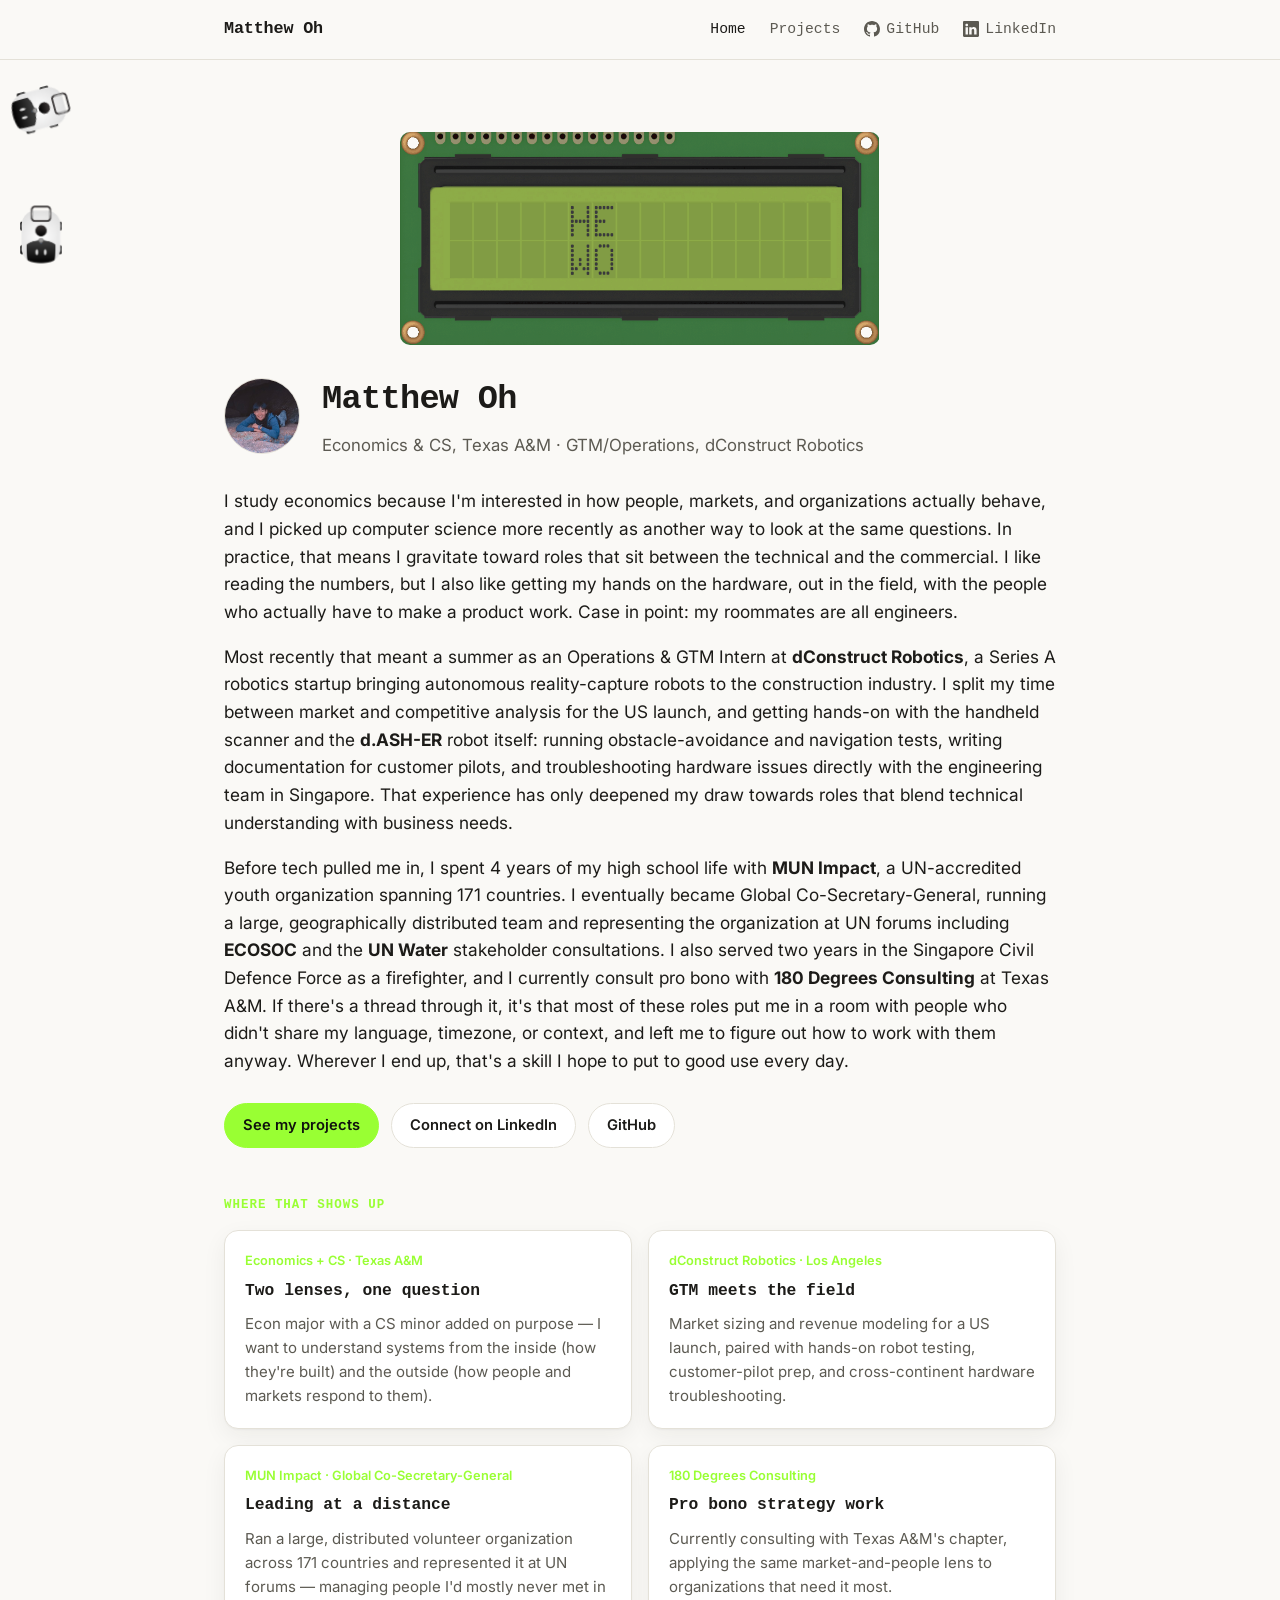
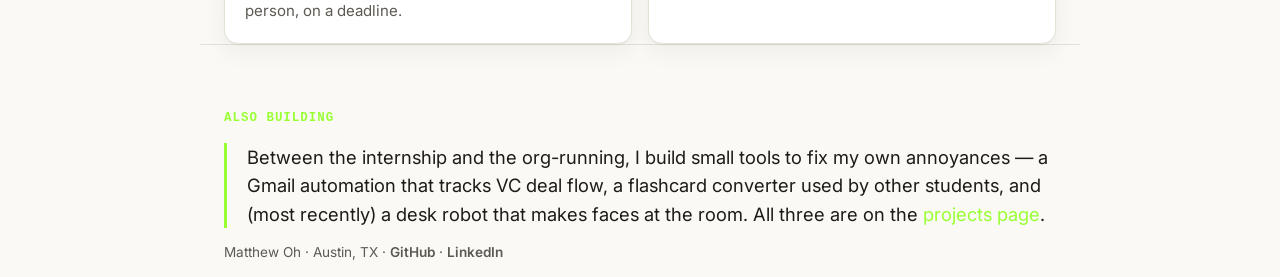
<file: index.html>
<!doctype html>
<html lang="en">
<head>
<meta charset="utf-8" />
<meta name="viewport" content="width=device-width, initial-scale=1" />
<title>Matthew Oh</title>
<meta name="description" content="Matthew Oh — Economics & CS at Texas A&M, GTM/deployment work at dConstruct Robotics, global leadership at MUN Impact." />
<link rel="icon" type="image/png" href="assets/img/favicon.png" />
<link rel="preconnect" href="https://fonts.googleapis.com">
<link rel="preconnect" href="https://fonts.gstatic.com" crossorigin>
<link href="https://fonts.googleapis.com/css2?family=Inter:wght@400;500;600;700&display=swap" rel="stylesheet">
<link rel="stylesheet" href="assets/css/style.css" />
</head>
<body>

<div id="dasher-buddy" class="dasher-buddy" aria-hidden="true">
  <img class="dasher-buddy-sprite" src="assets/img/sprite.png" alt="" />
</div>
<div id="dasher-buddy-2" class="dasher-buddy" aria-hidden="true">
  <img class="dasher-buddy-sprite" src="assets/img/sprite.png" alt="" />
</div>

<nav class="site-nav">
  <div class="wrap">
    <a class="brand" href="index.html">Matthew Oh</a>
    <div class="nav-links">
      <a class="active" href="index.html">Home</a>
      <a href="projects.html">Projects</a>
      <a class="icon-link" href="https://github.com/mohjique" target="_blank" rel="noopener">
        <svg viewBox="0 0 16 16" width="16" height="16" aria-hidden="true"><path d="M8 0C3.58 0 0 3.58 0 8c0 3.54 2.29 6.53 5.47 7.59.4.07.55-.17.55-.38 0-.19-.01-.82-.01-1.49-2.01.37-2.53-.49-2.69-.94-.09-.23-.48-.94-.82-1.13-.28-.15-.68-.52-.01-.53.63-.01 1.08.58 1.23.82.72 1.21 1.87.87 2.33.66.07-.52.28-.87.51-1.07-1.78-.2-3.64-.89-3.64-3.95 0-.87.31-1.59.82-2.15-.08-.2-.36-1.02.08-2.12 0 0 .67-.21 2.2.82.64-.18 1.32-.27 2-.27.68 0 1.36.09 2 .27 1.53-1.04 2.2-.82 2.2-.82.44 1.1.16 1.92.08 2.12.51.56.82 1.27.82 2.15 0 3.07-1.87 3.75-3.65 3.95.29.25.54.73.54 1.48 0 1.07-.01 1.93-.01 2.2 0 .21.15.46.55.38A8.013 8.013 0 0016 8c0-4.42-3.58-8-8-8z"/></svg>
        <span class="icon-link-text">GitHub</span>
      </a>
      <a class="icon-link" href="https://www.linkedin.com/in/matthewohjk/" target="_blank" rel="noopener">
        <svg viewBox="0 0 16 16" width="16" height="16" aria-hidden="true"><path d="M0 1.146C0 .513.526 0 1.175 0h13.65C15.474 0 16 .513 16 1.146v13.708c0 .633-.526 1.146-1.175 1.146H1.175C.526 16 0 15.487 0 14.854V1.146zm4.943 12.248V6.169H2.542v7.225h2.401zm-1.2-8.212c.837 0 1.358-.554 1.358-1.248-.015-.709-.52-1.248-1.342-1.248-.822 0-1.359.54-1.359 1.248 0 .694.521 1.248 1.327 1.248h.016zm4.908 8.212V9.359c0-.216.016-.432.08-.586.173-.431.568-.878 1.232-.878.869 0 1.216.662 1.216 1.634v3.865h2.401V9.25c0-2.22-1.184-3.252-2.764-3.252-1.274 0-1.845.7-2.165 1.193v.025h-.016a5.54 5.54 0 0 1 .016-.025V6.169h-2.4c.03.678 0 7.225 0 7.225h2.4z"/></svg>
        <span class="icon-link-text">LinkedIn</span>
      </a>
    </div>
  </div>
</nav>

<header class="hero wrap">
  <img class="hello-gif" src="assets/img/hello-world.gif" alt="LCD screen animating the words HELLO WORLD" />
  <div class="hero-top">
    <img class="avatar" src="assets/img/avatar.jpg" alt="Matthew Oh" />
    <div>
      <h1>Matthew Oh</h1>
      <p class="tagline">Economics &amp; CS, Texas A&amp;M · GTM/Operations, dConstruct Robotics</p>
    </div>
  </div>

  <p class="lede">
    I study economics because I'm interested in how people, markets, and organizations actually
    behave, and I picked up computer science more recently as another way to look at the same
    questions. In practice, that means I gravitate toward roles that sit between the technical
    and the commercial. I like reading the numbers, but I also like getting my hands on the
    hardware, out in the field, with the people who actually have to make a product work. Case
    in point: my roommates are all engineers.
  </p>

  <p class="lede">
    Most recently that meant a summer as an Operations &amp; GTM Intern at
    <strong>dConstruct Robotics</strong>, a Series&nbsp;A robotics startup bringing autonomous
    reality-capture robots to the construction industry. I split my time between market and
    competitive analysis for the US launch, and getting hands-on with the handheld scanner and
    the <strong>d.ASH-ER</strong> robot itself: running obstacle-avoidance and navigation tests,
    writing documentation for customer pilots, and troubleshooting hardware issues directly with
    the engineering team in Singapore. That experience has only deepened my draw towards roles
    that blend technical understanding with business needs.
  </p>

  <p class="lede">
    Before tech pulled me in, I spent 4 years of my high school life with
    <strong>MUN Impact</strong>, a UN-accredited youth organization spanning 171 countries. I
    eventually became Global Co-Secretary-General, running a large, geographically distributed
    team and representing the organization at UN forums including <strong>ECOSOC</strong> and
    the <strong>UN Water</strong> stakeholder consultations. I also served two years in the
    Singapore Civil Defence Force as a firefighter, and I currently consult pro bono with
    <strong>180&nbsp;Degrees Consulting</strong> at Texas A&amp;M. If there's a thread through
    it, it's that most of these roles put me in a room with people who didn't share my language,
    timezone, or context, and left me to figure out how to work with them anyway. Wherever I end
    up, that's a skill I hope to put to good use every day.
  </p>

  <div class="cta-row">
    <a class="btn primary" href="projects.html">See my projects</a>
    <a class="btn" href="https://www.linkedin.com/in/matthewohjk/" target="_blank" rel="noopener">Connect on LinkedIn</a>
    <a class="btn" href="https://github.com/mohjique" target="_blank" rel="noopener">GitHub</a>
  </div>
</header>

<section class="wrap">
  <p class="section-label">Where that shows up</p>
  <div class="grid">
    <div class="card">
      <span class="meta">Economics + CS &middot; Texas A&amp;M</span>
      <h3>Two lenses, one question</h3>
      <p>Econ major with a CS minor added on purpose &mdash; I want to understand systems from the
      inside (how they're built) and the outside (how people and markets respond to them).</p>
    </div>
    <div class="card">
      <span class="meta">dConstruct Robotics &middot; Los Angeles</span>
      <h3>GTM meets the field</h3>
      <p>Market sizing and revenue modeling for a US launch, paired with hands-on robot testing,
      customer-pilot prep, and cross-continent hardware troubleshooting.</p>
    </div>
    <div class="card">
      <span class="meta">MUN Impact &middot; Global Co-Secretary-General</span>
      <h3>Leading at a distance</h3>
      <p>Ran a large, distributed volunteer organization across 171 countries and represented it
      at UN forums &mdash; managing people I'd mostly never met in person, on a deadline.</p>
    </div>
    <div class="card">
      <span class="meta">180 Degrees Consulting</span>
      <h3>Pro bono strategy work</h3>
      <p>Currently consulting with Texas A&amp;M's chapter, applying the same market-and-people
      lens to organizations that need it most.</p>
    </div>
  </div>
</section>

<section class="wrap">
  <p class="section-label">Also building</p>
  <p class="pull">
    Between the internship and the org-running, I build small tools to fix my own annoyances
    &mdash; a Gmail automation that tracks VC deal flow, a flashcard converter used by other
    students, and (most recently) a desk robot that makes faces at the room. All three are on
    the <a href="projects.html">projects page</a>.
  </p>
</section>

<footer class="wrap">
  <p>Matthew Oh &middot; Austin, TX &middot;
    <a href="https://github.com/mohjique" target="_blank" rel="noopener">GitHub</a> &middot;
    <a href="https://www.linkedin.com/in/matthewohjk/" target="_blank" rel="noopener">LinkedIn</a>
  </p>
</footer>

<script src="assets/js/dasher-buddy.js" defer></script>
</body>
</html>
</file>
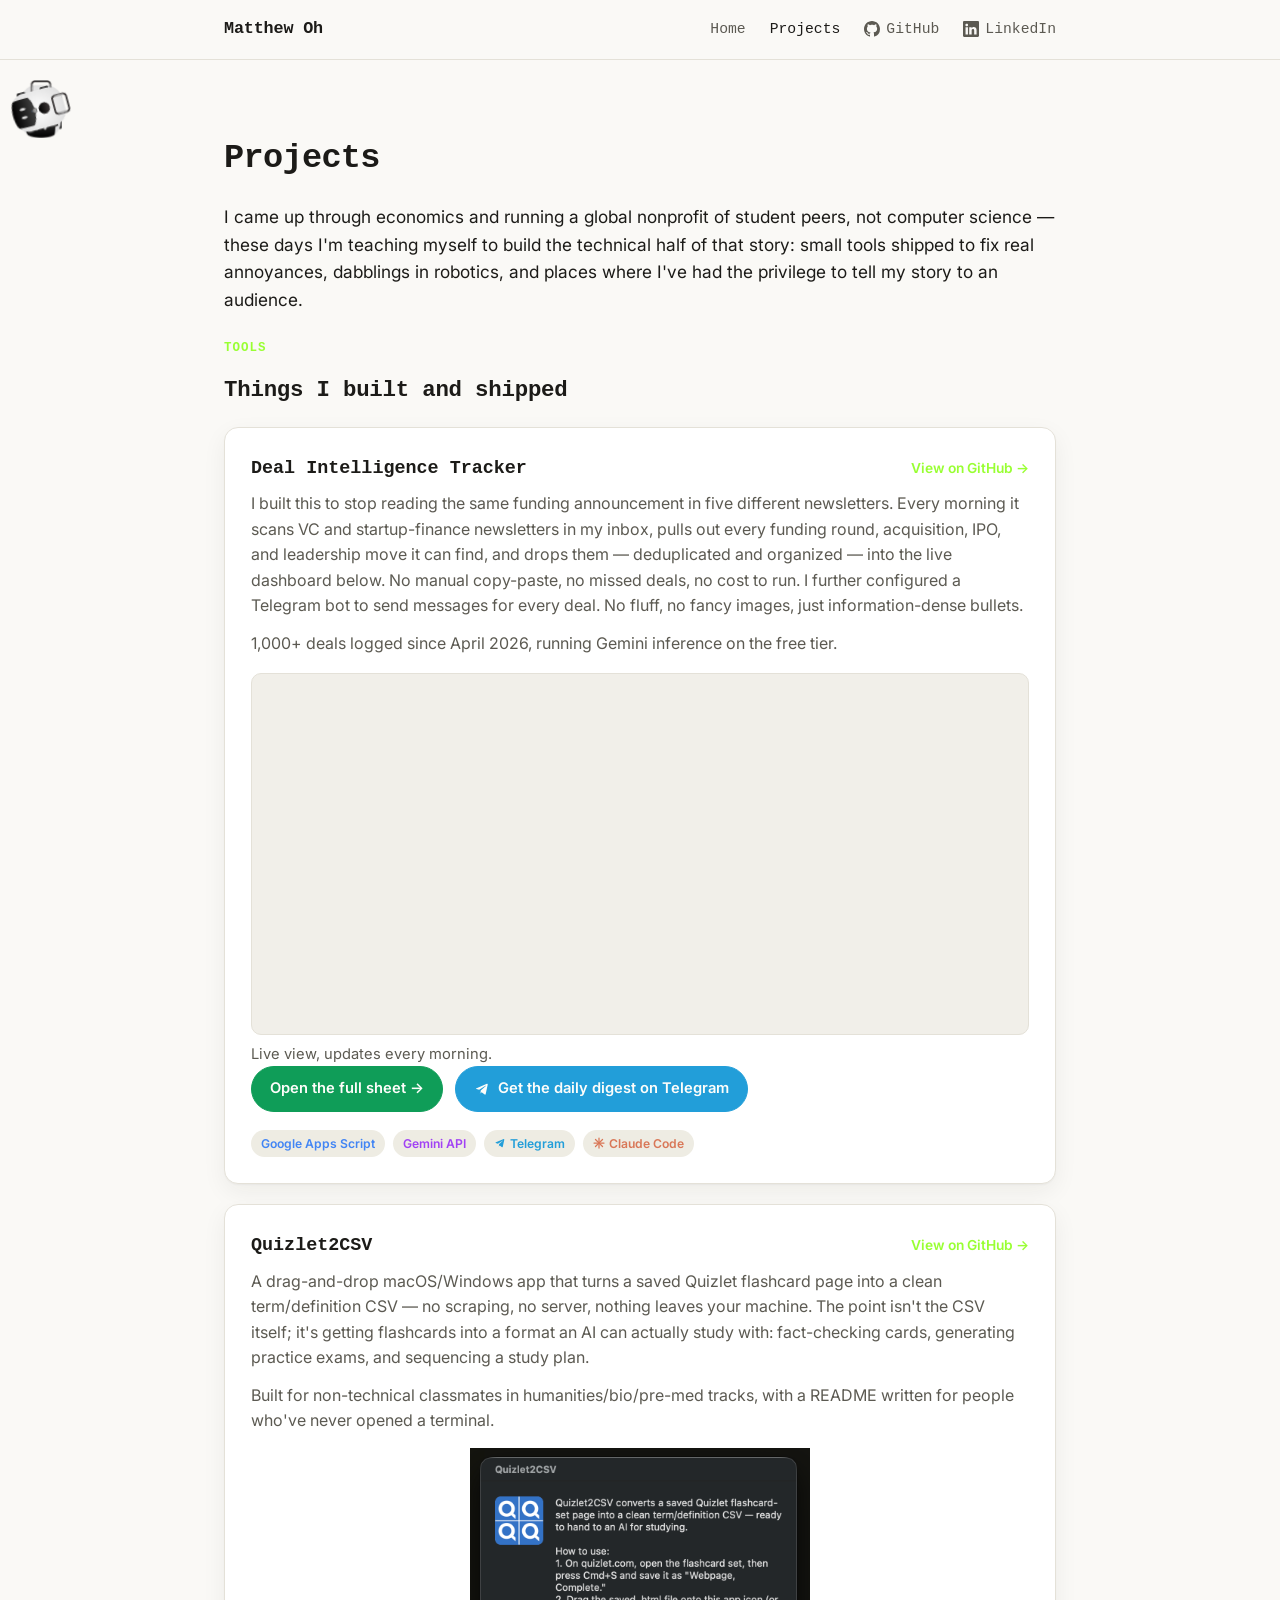
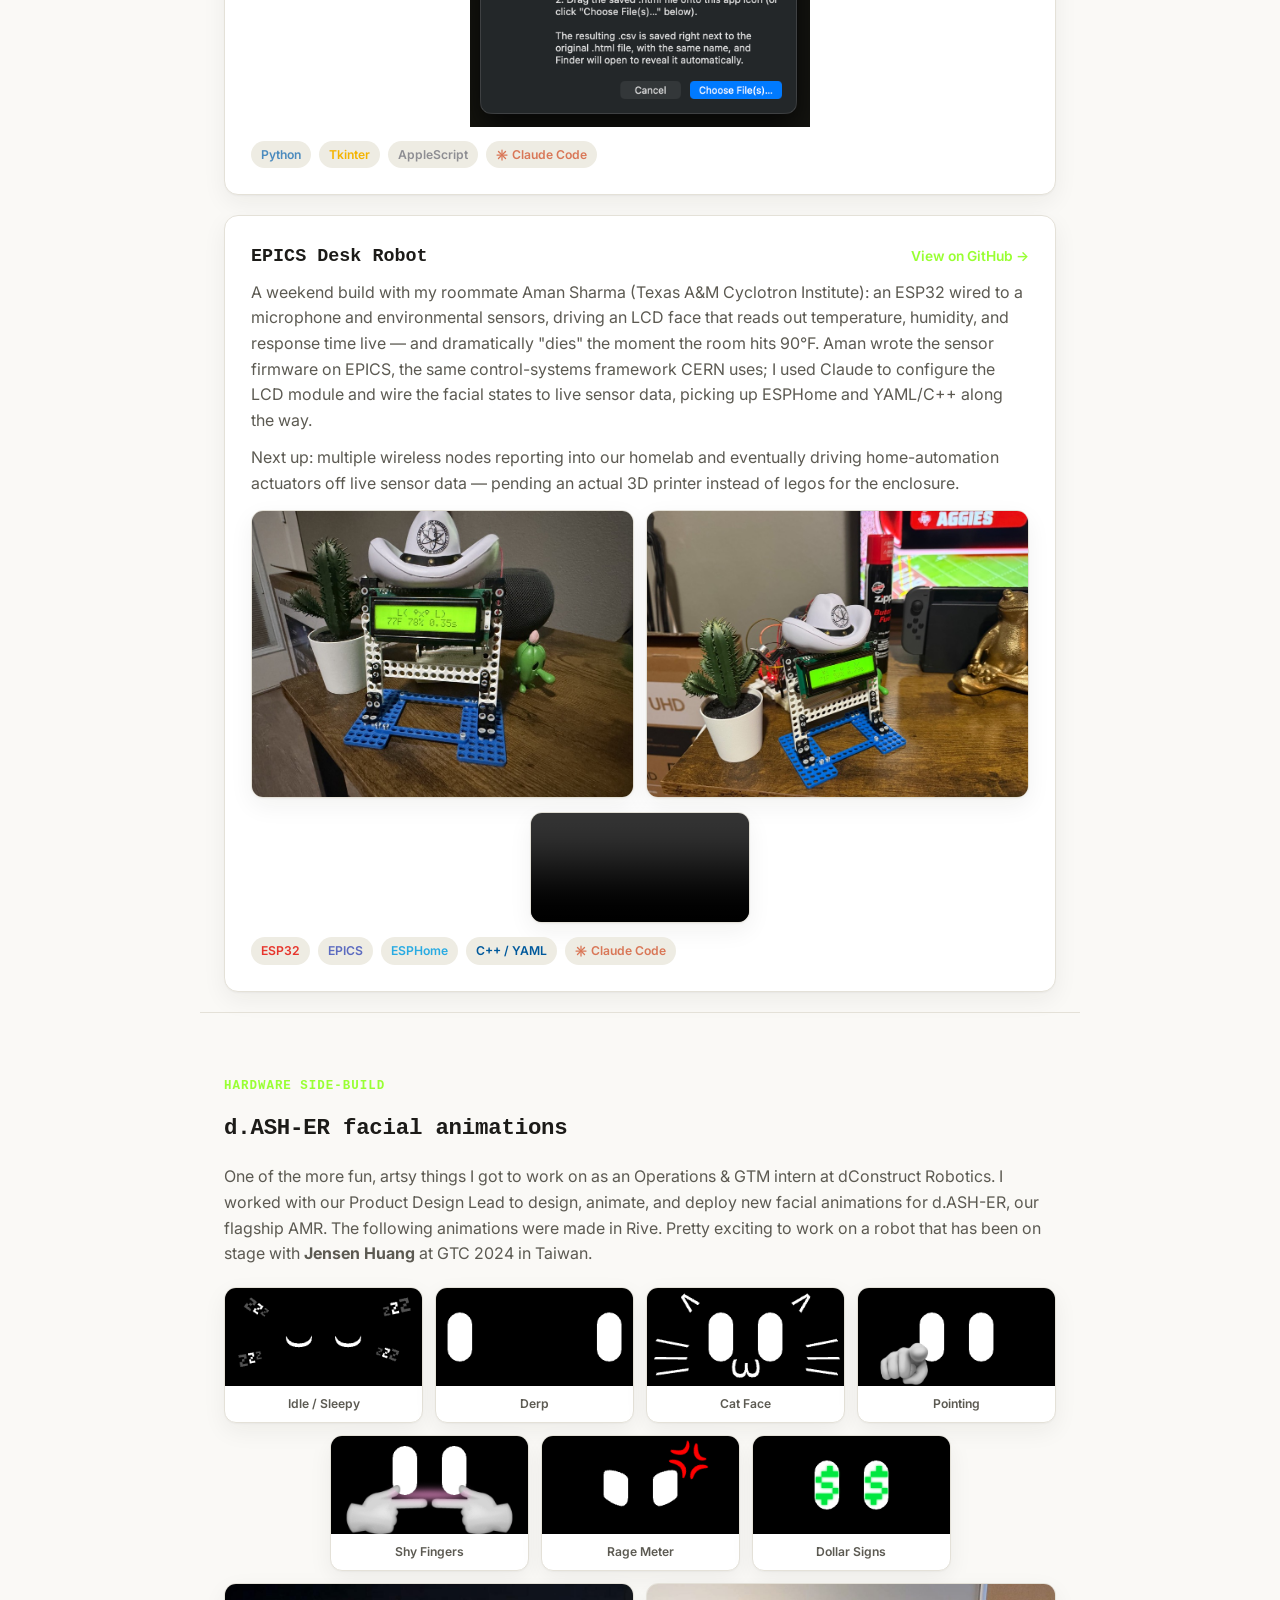
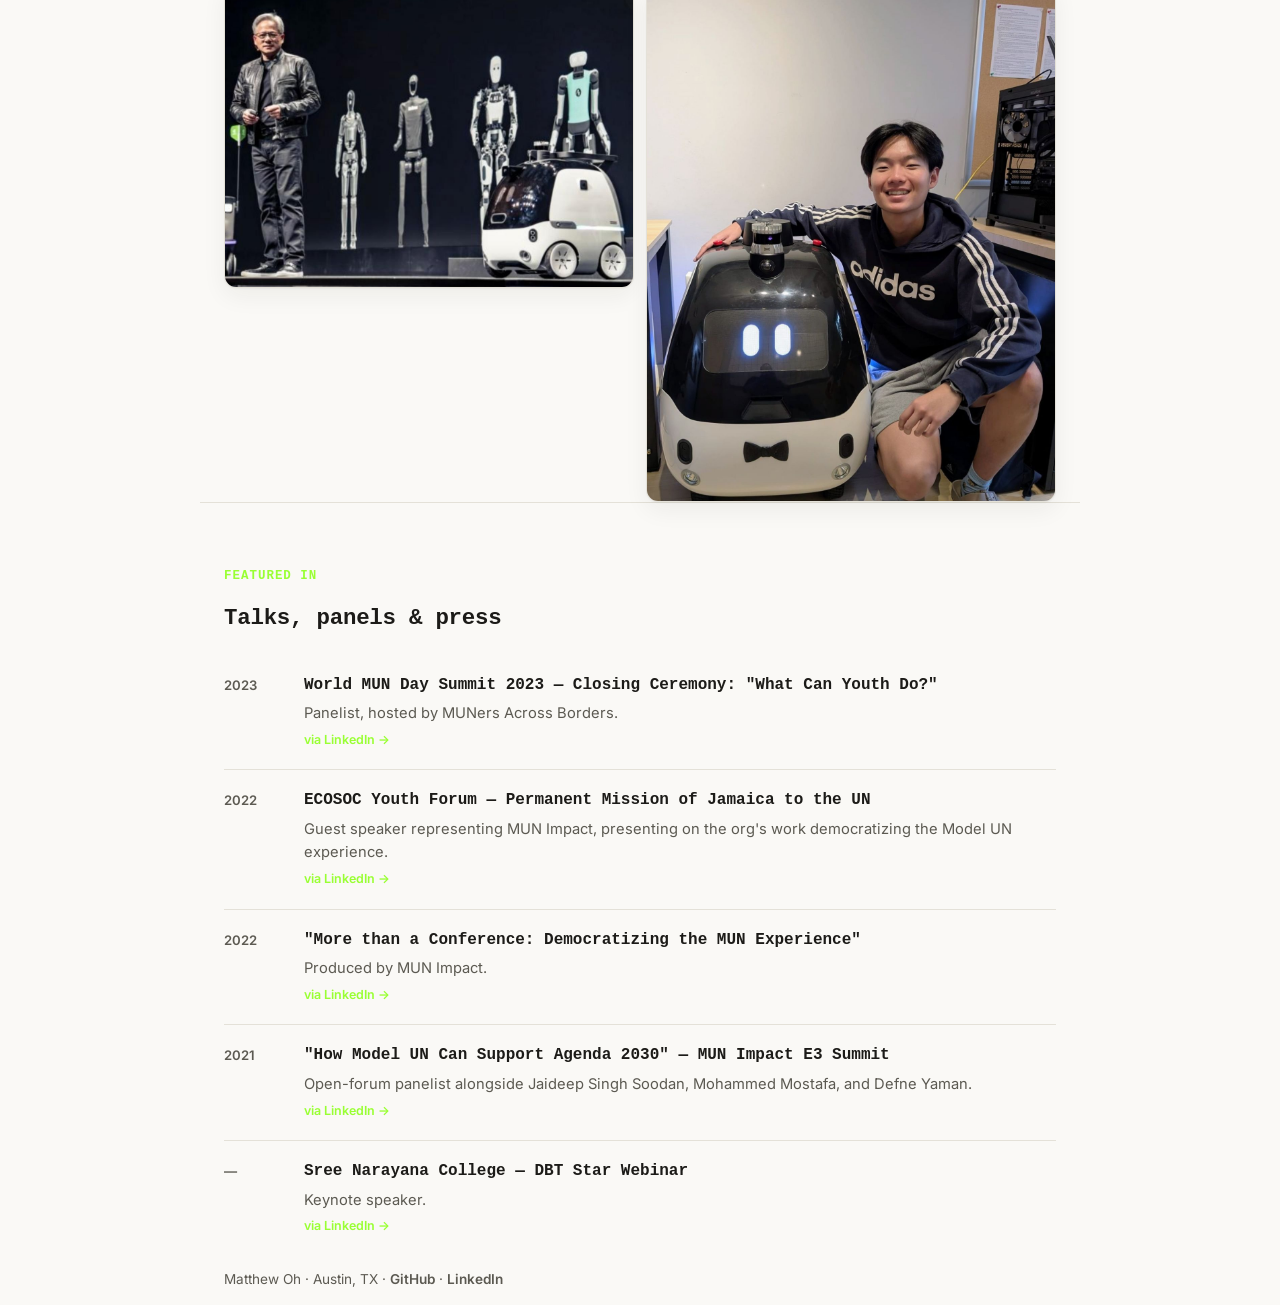
<file: projects.html>
<!doctype html>
<html lang="en">
<head>
<meta charset="utf-8" />
<meta name="viewport" content="width=device-width, initial-scale=1" />
<title>Projects — Matthew Oh</title>
<meta name="description" content="Projects, side-builds, and speaking engagements from Matthew Oh." />
<link rel="icon" type="image/png" href="assets/img/favicon.png" />
<link rel="preconnect" href="https://fonts.googleapis.com">
<link rel="preconnect" href="https://fonts.gstatic.com" crossorigin>
<link href="https://fonts.googleapis.com/css2?family=Inter:wght@400;500;600;700&display=swap" rel="stylesheet">
<link rel="stylesheet" href="assets/css/style.css" />
</head>
<body>

<div id="dasher-buddy" class="dasher-buddy" aria-hidden="true">
  <img class="dasher-buddy-sprite" src="assets/img/sprite.png" alt="" />
</div>
<div id="dasher-buddy-2" class="dasher-buddy" aria-hidden="true">
  <img class="dasher-buddy-sprite" src="assets/img/sprite.png" alt="" />
</div>

<nav class="site-nav">
  <div class="wrap">
    <a class="brand" href="index.html">Matthew Oh</a>
    <div class="nav-links">
      <a href="index.html">Home</a>
      <a class="active" href="projects.html">Projects</a>
      <a class="icon-link" href="https://github.com/mohjique" target="_blank" rel="noopener">
        <svg viewBox="0 0 16 16" width="16" height="16" aria-hidden="true"><path d="M8 0C3.58 0 0 3.58 0 8c0 3.54 2.29 6.53 5.47 7.59.4.07.55-.17.55-.38 0-.19-.01-.82-.01-1.49-2.01.37-2.53-.49-2.69-.94-.09-.23-.48-.94-.82-1.13-.28-.15-.68-.52-.01-.53.63-.01 1.08.58 1.23.82.72 1.21 1.87.87 2.33.66.07-.52.28-.87.51-1.07-1.78-.2-3.64-.89-3.64-3.95 0-.87.31-1.59.82-2.15-.08-.2-.36-1.02.08-2.12 0 0 .67-.21 2.2.82.64-.18 1.32-.27 2-.27.68 0 1.36.09 2 .27 1.53-1.04 2.2-.82 2.2-.82.44 1.1.16 1.92.08 2.12.51.56.82 1.27.82 2.15 0 3.07-1.87 3.75-3.65 3.95.29.25.54.73.54 1.48 0 1.07-.01 1.93-.01 2.2 0 .21.15.46.55.38A8.013 8.013 0 0016 8c0-4.42-3.58-8-8-8z"/></svg>
        <span class="icon-link-text">GitHub</span>
      </a>
      <a class="icon-link" href="https://www.linkedin.com/in/matthewohjk/" target="_blank" rel="noopener">
        <svg viewBox="0 0 16 16" width="16" height="16" aria-hidden="true"><path d="M0 1.146C0 .513.526 0 1.175 0h13.65C15.474 0 16 .513 16 1.146v13.708c0 .633-.526 1.146-1.175 1.146H1.175C.526 16 0 15.487 0 14.854V1.146zm4.943 12.248V6.169H2.542v7.225h2.401zm-1.2-8.212c.837 0 1.358-.554 1.358-1.248-.015-.709-.52-1.248-1.342-1.248-.822 0-1.359.54-1.359 1.248 0 .694.521 1.248 1.327 1.248h.016zm4.908 8.212V9.359c0-.216.016-.432.08-.586.173-.431.568-.878 1.232-.878.869 0 1.216.662 1.216 1.634v3.865h2.401V9.25c0-2.22-1.184-3.252-2.764-3.252-1.274 0-1.845.7-2.165 1.193v.025h-.016a5.54 5.54 0 0 1 .016-.025V6.169h-2.4c.03.678 0 7.225 0 7.225h2.4z"/></svg>
        <span class="icon-link-text">LinkedIn</span>
      </a>
    </div>
  </div>
</nav>

<header class="hero wrap" style="padding-bottom: 8px;">
  <h1>Projects</h1>
  <p class="lede">
    I came up through economics and running a global nonprofit of student peers, not computer science
    &mdash; these days I'm teaching myself to build the technical half of that story: small
    tools shipped to fix real annoyances, dabblings in robotics, and places where I've had the privilege to tell my story to an audience.
  </p>
</header>

<section class="wrap">
  <p class="section-label">Tools</p>
  <h2>Things I built and shipped</h2>

  <div class="project-card">
    <div class="project-head">
      <h3>Deal Intelligence Tracker</h3>
      <span class="links"><a href="https://github.com/mohjique/Gmail-Newsletter-Deal-Intelligence-Tracker" target="_blank" rel="noopener">View on GitHub &rarr;</a></span>
    </div>
    <p>
      I built this to stop reading the same funding announcement in five different newsletters.
      Every morning it scans VC and startup-finance newsletters in my inbox, pulls out every
      funding round, acquisition, IPO, and leadership move it can find, and drops them &mdash;
      deduplicated and organized &mdash; into the live dashboard below. No manual copy-paste,
      no missed deals, no cost to run. I further configured a Telegram bot to send messages for every deal. No fluff, no fancy images, just information-dense bullets.
    </p>
    <p>1,000+ deals logged since April 2026, running Gemini inference on the free tier.</p>

    <div class="embed-wrap">
      <iframe
        src="https://docs.google.com/spreadsheets/d/1yerCaz0sW1C7hsnVUQWzCUWubBQ4rahqxhYO5IKJknY/preview"
        title="Deal Intelligence Tracker — live dashboard"
        loading="lazy">
      </iframe>
    </div>
    <p class="embed-caption">Live view, updates every morning.</p>

    <div class="card-actions">
      <a class="btn sheets-cta" href="https://docs.google.com/spreadsheets/d/1yerCaz0sW1C7hsnVUQWzCUWubBQ4rahqxhYO5IKJknY/edit?usp=sharing" target="_blank" rel="noopener">Open the full sheet &rarr;</a>
      <a class="btn telegram-cta" href="https://t.me/vcdailydealdigest" target="_blank" rel="noopener">
        <svg viewBox="0 0 24 24" width="16" height="16" aria-hidden="true"><path d="M9.78 18.65l.28-4.23 7.68-6.92c.34-.31-.07-.46-.52-.19L7.74 13.3 3.64 12c-.88-.25-.89-.86.2-1.3L19.4 4.24c.73-.33 1.43.18 1.15 1.3l-2.98 14.05c-.21.99-.8 1.23-1.62.77l-4.48-3.3-2.15 2.09c-.24.24-.44.44-.86.44z"/></svg>
        Get the daily digest on Telegram
      </a>
    </div>

    <div class="tags">
      <span class="tag tag-gas">Google Apps Script</span>
      <span class="tag tag-gemini">Gemini API</span>
      <span class="tag tag-telegram">
        <svg viewBox="0 0 24 24" width="12" height="12" aria-hidden="true"><path d="M9.78 18.65l.28-4.23 7.68-6.92c.34-.31-.07-.46-.52-.19L7.74 13.3 3.64 12c-.88-.25-.89-.86.2-1.3L19.4 4.24c.73-.33 1.43.18 1.15 1.3l-2.98 14.05c-.21.99-.8 1.23-1.62.77l-4.48-3.3-2.15 2.09c-.24.24-.44.44-.86.44z"/></svg>
        Telegram
      </span>
      <span class="tag tag-claude">
        <svg viewBox="0 0 24 24" width="12" height="12" aria-hidden="true"><g stroke="currentColor" stroke-width="2.5" stroke-linecap="round"><line x1="12" y1="2" x2="12" y2="22"/><line x1="2" y1="12" x2="22" y2="12"/><line x1="4.93" y1="4.93" x2="19.07" y2="19.07"/><line x1="19.07" y1="4.93" x2="4.93" y2="19.07"/></g></svg>
        Claude Code
      </span>
    </div>
  </div>

  <div class="project-card">
    <div class="project-head">
      <h3>Quizlet2CSV</h3>
      <span class="links"><a href="https://github.com/mohjique/QUIZLET2CSV" target="_blank" rel="noopener">View on GitHub &rarr;</a></span>
    </div>
    <p>
      A drag-and-drop macOS/Windows app that turns a saved Quizlet flashcard page into a clean
      term/definition CSV &mdash; no scraping, no server, nothing leaves your machine. The point
      isn't the CSV itself; it's getting flashcards into a format an AI can actually study
      with: fact-checking cards, generating practice exams, and sequencing a study plan.
    </p>
    <p>Built for non-technical classmates in humanities/bio/pre-med tracks, with a README written for people who've never opened a terminal.</p>
    <img class="project-shot" src="assets/img/quizlet2csv_demo.png" alt="Quizlet2CSV app dialog with drag-and-drop usage instructions" loading="lazy" />
    <div class="tags">
      <span class="tag tag-python">Python</span>
      <span class="tag tag-tkinter">Tkinter</span>
      <span class="tag tag-applescript">AppleScript</span>
      <span class="tag tag-claude">
        <svg viewBox="0 0 24 24" width="12" height="12" aria-hidden="true"><g stroke="currentColor" stroke-width="2.5" stroke-linecap="round"><line x1="12" y1="2" x2="12" y2="22"/><line x1="2" y1="12" x2="22" y2="12"/><line x1="4.93" y1="4.93" x2="19.07" y2="19.07"/><line x1="19.07" y1="4.93" x2="4.93" y2="19.07"/></g></svg>
        Claude Code
      </span>
    </div>
  </div>

  <div class="project-card">
    <div class="project-head">
      <h3>EPICS Desk Robot</h3>
      <span class="links"><a href="https://github.com/almondshawarma/hestia" target="_blank" rel="noopener">View on GitHub &rarr;</a></span>
    </div>
    <p>
      A weekend build with my roommate Aman Sharma (Texas A&amp;M Cyclotron Institute): an ESP32
      wired to a microphone and environmental sensors, driving an LCD face that reads out
      temperature, humidity, and response time live &mdash; and dramatically "dies" the moment
      the room hits 90&deg;F. Aman wrote the sensor firmware on EPICS, the same control-systems
      framework CERN uses; I used Claude to configure the LCD module and wire the facial states
      to live sensor data, picking up ESPHome and YAML/C++ along the way.
    </p>
    <p>Next up: multiple wireless nodes reporting into our homelab and eventually driving home-automation actuators off live sensor data &mdash; pending an actual 3D printer instead of legos for the enclosure.</p>
    <div class="project-photos">
      <img src="assets/img/epics/photo-1.jpg" alt="EPICS desk robot LCD face showing temperature and humidity" loading="lazy" />
      <img src="assets/img/epics/photo-2.jpg" alt="EPICS desk robot wired up on a breadboard next to a cactus" loading="lazy" />
    </div>
    <video class="project-video" src="assets/img/epics/demo.mp4" controls preload="metadata" playsinline></video>
    <div class="tags">
      <span class="tag tag-esp32">ESP32</span>
      <span class="tag tag-epics">EPICS</span>
      <span class="tag tag-esphome">ESPHome</span>
      <span class="tag tag-cpp">C++ / YAML</span>
      <span class="tag tag-claude">
        <svg viewBox="0 0 24 24" width="12" height="12" aria-hidden="true"><g stroke="currentColor" stroke-width="2.5" stroke-linecap="round"><line x1="12" y1="2" x2="12" y2="22"/><line x1="2" y1="12" x2="22" y2="12"/><line x1="4.93" y1="4.93" x2="19.07" y2="19.07"/><line x1="19.07" y1="4.93" x2="4.93" y2="19.07"/></g></svg>
        Claude Code
      </span>
    </div>
  </div>
</section>

<section class="wrap">
  <p class="section-label">Hardware side-build</p>
  <h2>d.ASH-ER facial animations</h2>
  <p class="dasher-intro">
    One of the more fun, artsy things I got to work on as an Operations &amp; GTM intern at dConstruct Robotics. I worked with our Product Design Lead to design, animate, and deploy new facial animations for d.ASH-ER, our flagship AMR. The following animations were made in Rive.
    Pretty exciting to work on a robot that has been on stage with <strong>Jensen Huang</strong> at GTC 2024 in Taiwan.
  </p>
  <div class="dasher-grid">
    <div class="dasher-tile">
      <img src="assets/img/dasher/sleepy.gif" alt="Dasher LCD face: sleepy expression" loading="lazy" />
      <div class="label">Idle / Sleepy</div>
    </div>
    <div class="dasher-tile">
      <img src="assets/img/dasher/derp.gif" alt="Dasher LCD face: derp expression" loading="lazy" />
      <div class="label">Derp</div>
    </div>
    <div class="dasher-tile">
      <img src="assets/img/dasher/cat-face.gif" alt="Dasher LCD face: cat face expression" loading="lazy" />
      <div class="label">Cat Face</div>
    </div>
    <div class="dasher-tile">
      <img src="assets/img/dasher/pointing.gif" alt="Dasher LCD face: pointing animation" loading="lazy" />
      <div class="label">Pointing</div>
    </div>
    <div class="dasher-tile">
      <img src="assets/img/dasher/shy-fingers.gif" alt="Dasher LCD face: shy fingers expression" loading="lazy" />
      <div class="label">Shy Fingers</div>
    </div>
    <div class="dasher-tile">
      <img src="assets/img/dasher/ragemeter.gif" alt="Dasher LCD face: rage meter animation" loading="lazy" />
      <div class="label">Rage Meter</div>
    </div>
    <div class="dasher-tile">
      <img src="assets/img/dasher/dollar-signs.gif" alt="Dasher LCD face: dollar signs animation" loading="lazy" />
      <div class="label">Dollar Signs</div>
    </div>
  </div>

  <div class="dasher-photos">
    <img src="assets/img/dasher-stage/photo-1.jpg" alt="Jensen Huang on stage at GTC 2024 with d.ASH-ER" loading="lazy" />
    <img src="assets/img/dasher-stage/photo-2.jpg" alt="Matthew Oh with the d.ASH-ER robot" loading="lazy" />
  </div>
</section>

<section class="wrap">
  <p class="section-label">Featured in</p>
  <h2>Talks, panels &amp; press</h2>

  <div class="feature-item">
    <div class="feature-date">2023</div>
    <div class="feature-body">
      <h3>World MUN Day Summit 2023 — Closing Ceremony: "What Can Youth Do?"</h3>
      <p>Panelist, hosted by MUNers Across Borders.</p>
      <span class="src"><a href="https://www.linkedin.com/in/matthewohjk/" target="_blank" rel="noopener">via LinkedIn &rarr;</a></span>
    </div>
  </div>

  <div class="feature-item">
    <div class="feature-date">2022</div>
    <div class="feature-body">
      <h3>ECOSOC Youth Forum — Permanent Mission of Jamaica to the UN</h3>
      <p>Guest speaker representing MUN Impact, presenting on the org's work democratizing the Model UN experience.</p>
      <span class="src"><a href="https://www.linkedin.com/in/matthewohjk/" target="_blank" rel="noopener">via LinkedIn &rarr;</a></span>
    </div>
  </div>

  <div class="feature-item">
    <div class="feature-date">2022</div>
    <div class="feature-body">
      <h3>"More than a Conference: Democratizing the MUN Experience"</h3>
      <p>Produced by MUN Impact.</p>
      <span class="src"><a href="https://www.linkedin.com/in/matthewohjk/" target="_blank" rel="noopener">via LinkedIn &rarr;</a></span>
    </div>
  </div>

  <div class="feature-item">
    <div class="feature-date">2021</div>
    <div class="feature-body">
      <h3>"How Model UN Can Support Agenda 2030" — MUN Impact E3 Summit</h3>
      <p>Open-forum panelist alongside Jaideep Singh Soodan, Mohammed Mostafa, and Defne Yaman.</p>
      <span class="src"><a href="https://www.linkedin.com/in/matthewohjk/" target="_blank" rel="noopener">via LinkedIn &rarr;</a></span>
    </div>
  </div>

  <div class="feature-item">
    <div class="feature-date">&mdash;</div>
    <div class="feature-body">
      <h3>Sree Narayana College — DBT Star Webinar</h3>
      <p>Keynote speaker.</p>
      <span class="src"><a href="https://www.linkedin.com/in/matthewohjk/" target="_blank" rel="noopener">via LinkedIn &rarr;</a></span>
    </div>
  </div>
</section>

<footer class="wrap">
  <p>Matthew Oh &middot; Austin, TX &middot;
    <a href="https://github.com/mohjique" target="_blank" rel="noopener">GitHub</a> &middot;
    <a href="https://www.linkedin.com/in/matthewohjk/" target="_blank" rel="noopener">LinkedIn</a>
  </p>
</footer>

<script src="assets/js/dasher-buddy.js" defer></script>
</body>
</html>
</file>
<file: assets/css/style.css>
/* ---------- Design tokens ---------- */
:root {
  --bg: #faf9f6;
  --bg-alt: #f1efe9;
  --surface: #ffffff;
  --border: #e4e1d8;
  --text: #1c1b18;
  --text-muted: #5c5a52;
  --accent: #99ff33;
  --accent-bright: #99ff33;
  --accent-soft: #e7efe9;
  --tag-bg: #eeece3;
  --shadow: 0 1px 2px rgba(28, 27, 24, 0.04), 0 8px 24px rgba(28, 27, 24, 0.06);
  --radius: 14px;
  --max-w: 880px;
  font-size: 16px;
}

@media (prefers-color-scheme: dark) {
  :root {
    --bg: #14140f;
    --bg-alt: #191a15;
    --surface: #1d1e18;
    --border: #303228;
    --text: #ece9e0;
    --text-muted: #a7a495;
    --accent: #99ff33;
    --accent-bright: #99ff33;
    --accent-soft: #1f2b22;
    --tag-bg: #262820;
    --shadow: 0 1px 2px rgba(0, 0, 0, 0.3), 0 8px 24px rgba(0, 0, 0, 0.35);
  }
}

* { box-sizing: border-box; }

html { scroll-behavior: smooth; }

body {
  margin: 0;
  background: var(--bg);
  color: var(--text);
  font-family: "Inter", -apple-system, BlinkMacSystemFont, "Segoe UI", Roboto, sans-serif;
  line-height: 1.6;
  -webkit-font-smoothing: antialiased;
}

a { color: var(--accent); text-decoration: none; }
a:hover { color: var(--accent-bright); }

h1, h2, h3 { font-family: "Courier New", Courier, monospace; }

img { max-width: 100%; display: block; }

.wrap {
  max-width: var(--max-w);
  margin: 0 auto;
  padding: 0 24px;
}

/* ---------- Nav ---------- */
.site-nav {
  position: sticky;
  top: 0;
  z-index: 10;
  background: color-mix(in srgb, var(--bg) 88%, transparent);
  backdrop-filter: blur(10px);
  border-bottom: 1px solid var(--border);
}

.site-nav .wrap {
  display: flex;
  align-items: center;
  justify-content: space-between;
  padding-top: 16px;
  padding-bottom: 16px;
}

.brand {
  font-family: "Courier New", Courier, monospace;
  font-weight: 700;
  font-size: 1.05rem;
  color: var(--text);
  letter-spacing: -0.01em;
}

.brand:hover { color: var(--accent); }

.nav-links {
  display: flex;
  align-items: center;
  gap: 24px;
  font-family: "Courier New", Courier, monospace;
  font-size: 0.92rem;
  font-weight: 500;
}

.nav-links a { color: var(--text-muted); }
.nav-links a.active { color: var(--text); }
.nav-links a:hover { color: var(--accent); }

.nav-links .icon-link {
  display: inline-flex;
  align-items: center;
  gap: 6px;
}

.nav-links .icon-link svg {
  fill: currentColor;
  flex-shrink: 0;
}

/* ---------- Hero ---------- */
.hero {
  padding-top: 72px;
  padding-bottom: 48px;
}

.hello-gif {
  display: block;
  width: 100%;
  max-width: 480px;
  height: auto;
  margin: 0 auto 28px;
  border-radius: 10px;
}

.hero-top {
  display: flex;
  align-items: center;
  gap: 22px;
  margin-bottom: 28px;
}

.avatar {
  width: 76px;
  height: 76px;
  border-radius: 50%;
  border: 1px solid var(--border);
  object-fit: cover;
}

.hero h1 {
  font-size: 2.1rem;
  margin: 0 0 6px;
  letter-spacing: -0.02em;
}

.tagline {
  color: var(--text-muted);
  font-size: 1.05rem;
  margin: 0;
}

.hero p.lede {
  font-size: 1.08rem;
}

.hero .cta-row {
  display: flex;
  gap: 12px;
  flex-wrap: wrap;
  margin-top: 28px;
}

.btn {
  display: inline-flex;
  align-items: center;
  gap: 8px;
  padding: 10px 18px;
  border-radius: 999px;
  font-weight: 600;
  font-size: 0.92rem;
  border: 1px solid var(--border);
  color: var(--text);
  background: var(--surface);
  transition: border-color 0.15s ease, transform 0.15s ease;
}

.btn:hover { border-color: var(--accent-bright); color: var(--text); transform: translateY(-1px); }

.btn.primary {
  background: var(--accent);
  border-color: var(--accent);
  color: #10120e;
}

.btn.primary:hover { background: var(--accent-bright); border-color: var(--accent-bright); color: #10120e; }

/* ---------- Sections ---------- */
section { padding: 40px 0; }
/* section also carries .wrap, whose padding shorthand (higher specificity
   than the bare "section" type selector) zeroes out top/bottom padding
   regardless of source order -- match its specificity to actually win */
section.wrap + section.wrap { padding-top: 64px; border-top: 1px solid var(--border); }

.section-label {
  font-family: "Courier New", Courier, monospace;
  text-transform: uppercase;
  letter-spacing: 0.08em;
  font-size: 0.78rem;
  font-weight: 700;
  color: var(--accent-bright);
  margin: 0 0 14px;
}

h2 {
  font-size: 1.4rem;
  letter-spacing: -0.01em;
  margin: 0 0 18px;
}

/* ---------- Highlight grid (index) ---------- */
.grid {
  display: grid;
  grid-template-columns: repeat(2, 1fr);
  gap: 16px;
}

.card {
  background: var(--surface);
  border: 1px solid var(--border);
  border-radius: var(--radius);
  padding: 20px;
  box-shadow: var(--shadow);
}

.card h3 {
  margin: 0 0 8px;
  font-size: 1.02rem;
}

.card p {
  margin: 0;
  color: var(--text-muted);
  font-size: 0.94rem;
}

.card .meta {
  display: block;
  font-size: 0.8rem;
  color: var(--accent-bright);
  font-weight: 600;
  margin-bottom: 6px;
}

/* ---------- Pull quote ---------- */
.pull {
  font-size: 1.15rem;
  line-height: 1.55;
  color: var(--text);
  border-left: 3px solid var(--accent-bright);
  padding-left: 20px;
  margin: 8px 0;
}

/* ---------- Project cards (projects.html) ---------- */
.project-card {
  background: var(--surface);
  border: 1px solid var(--border);
  border-radius: var(--radius);
  padding: 26px;
  box-shadow: var(--shadow);
  margin-bottom: 20px;
}

.project-card .project-head {
  display: flex;
  align-items: baseline;
  justify-content: space-between;
  gap: 12px;
  flex-wrap: wrap;
  margin-bottom: 8px;
}

.project-card h3 { margin: 0; font-size: 1.15rem; }

.project-card .links {
  font-size: 0.86rem;
  font-weight: 600;
  white-space: nowrap;
}

.project-card p { color: var(--text-muted); margin: 0 0 12px; }
.project-card p:last-of-type { margin-bottom: 0; }

.project-shot {
  display: block;
  width: 100%;
  max-width: 340px;
  height: auto;
  margin: 14px auto 4px;
}

.project-photos {
  display: grid;
  grid-template-columns: repeat(2, 1fr);
  gap: 12px;
  margin: 14px 0 4px;
}

.project-photos img {
  width: 100%;
  height: auto;
  border: 1px solid var(--border);
  border-radius: 12px;
  box-shadow: var(--shadow);
}

.project-video {
  display: block;
  width: 100%;
  max-width: 220px;
  margin: 14px auto 4px;
  border: 1px solid var(--border);
  border-radius: 12px;
  box-shadow: var(--shadow);
  background: var(--bg-alt);
}

.tags {
  display: flex;
  flex-wrap: wrap;
  gap: 8px;
  margin-top: 14px;
}

.tag {
  background: var(--tag-bg);
  color: var(--text-muted);
  font-size: 0.76rem;
  font-weight: 600;
  padding: 4px 10px;
  border-radius: 999px;
}

.tag {
  display: inline-flex;
  align-items: center;
  gap: 4px;
}

.tag svg { fill: currentColor; }

.tag-telegram { color: #229ed9; }
.tag-claude { color: #d97757; }

.tag-gas { color: #4285f4; }
.tag-gemini { color: #a142f4; }
.tag-python { color: #4b8bbe; }
.tag-tkinter { color: #f4b400; }
.tag-applescript { color: #8e8e93; }
.tag-esp32 { color: #e7352c; }
.tag-epics { color: #5c6bc0; }
.tag-esphome { color: #29abe2; }
.tag-cpp { color: #00599c; }

/* ---------- Live embeds (projects.html) ---------- */
.embed-wrap {
  border: 1px solid var(--border);
  border-radius: 10px;
  overflow: hidden;
  margin: 16px 0 8px;
  background: var(--bg-alt);
}

.embed-wrap iframe {
  width: 100%;
  height: 360px;
  border: 0;
  display: block;
}

.embed-caption {
  font-size: 0.92rem;
  margin: 0 0 12px;
}

.card-actions {
  display: flex;
  flex-wrap: wrap;
  gap: 12px;
  margin-bottom: 18px;
}

.sheets-cta {
  background: #0f9d58;
  border-color: #0f9d58;
  color: #fdfdfa;
}

.sheets-cta:hover {
  background: #0b8043;
  border-color: #0b8043;
  color: #fdfdfa;
}

.telegram-cta {
  background: #229ed9;
  border-color: #229ed9;
  color: #fdfdfa;
}

.telegram-cta svg { fill: currentColor; }

.telegram-cta:hover {
  background: #1c86ba;
  border-color: #1c86ba;
  color: #fdfdfa;
}

/* ---------- Dasher gallery ---------- */
.dasher-intro { color: var(--text-muted); margin-bottom: 20px; }

.dasher-grid {
  display: flex;
  flex-wrap: wrap;
  justify-content: center;
  gap: 12px;
}

.dasher-tile {
  flex: 0 1 calc(25% - 9px);
  background: var(--surface);
  border: 1px solid var(--border);
  border-radius: 12px;
  overflow: hidden;
  box-shadow: var(--shadow);
}

.dasher-tile img { width: 100%; height: auto; background: var(--bg-alt); }

.dasher-tile .label {
  padding: 8px 10px;
  font-size: 0.76rem;
  font-weight: 600;
  color: var(--text-muted);
  text-align: center;
}

.dasher-photos {
  display: grid;
  grid-template-columns: repeat(2, 1fr);
  gap: 12px;
  margin-top: 12px;
}

.dasher-photos img {
  width: 100%;
  height: auto;
  border: 1px solid var(--border);
  border-radius: 12px;
  box-shadow: var(--shadow);
  background: var(--bg-alt);
}

/* ---------- Featured-in list ---------- */
.feature-item {
  display: flex;
  gap: 16px;
  padding: 18px 0;
  border-bottom: 1px solid var(--border);
}

.feature-item:last-child { border-bottom: none; }

.feature-date {
  flex: 0 0 64px;
  color: var(--text-muted);
  font-size: 0.82rem;
  font-weight: 600;
  padding-top: 2px;
}

.feature-body h3 { margin: 0 0 4px; font-size: 1rem; }
.feature-body p { margin: 0; color: var(--text-muted); font-size: 0.92rem; }
.feature-body .src { font-size: 0.78rem; color: var(--accent-bright); font-weight: 600; }

/* ---------- Footer ---------- */
footer {
  padding: 36px 0 64px;
  color: var(--text-muted);
  font-size: 0.85rem;
}

footer a { color: var(--text-muted); font-weight: 600; }
footer a:hover { color: var(--accent-bright); }

/* ---------- Dasher buddy (wandering background sprite) ---------- */
.dasher-buddy {
  position: fixed;
  top: 0;
  left: 0;
  width: 42px;
  z-index: -1;
  pointer-events: none;
  will-change: transform;
  transition: transform 4s cubic-bezier(0.45, 0, 0.55, 1);
}

.dasher-buddy-sprite {
  display: block;
  width: 100%;
  height: auto;
  animation: dasher-pulse 2.6s ease-in-out infinite;
  transform-origin: 50% 50%;
}

@keyframes dasher-pulse {
  0%, 100% { transform: scale(1); }
  50% { transform: scale(1.08); }
}

@media (prefers-reduced-motion: reduce) {
  .dasher-buddy { transition: none; }
  .dasher-buddy-sprite { animation: none; }
}

/* ---------- Responsive ---------- */
@media (max-width: 640px) {
  .site-nav .wrap { padding-left: 16px; padding-right: 16px; }
  .brand { font-size: 0.95rem; }
  .nav-links { gap: 14px; font-size: 0.82rem; }
  .icon-link-text { display: none; }
  .hero { padding-top: 48px; padding-bottom: 32px; }
  .hero h1 { font-size: 1.7rem; }
  .grid { grid-template-columns: 1fr; }
  .dasher-tile { flex-basis: calc(50% - 6px); }
  .hero-top { gap: 16px; }
  .avatar { width: 60px; height: 60px; }
  .embed-wrap iframe { height: 280px; }
  #dasher-buddy { display: none; }
}
</file>
